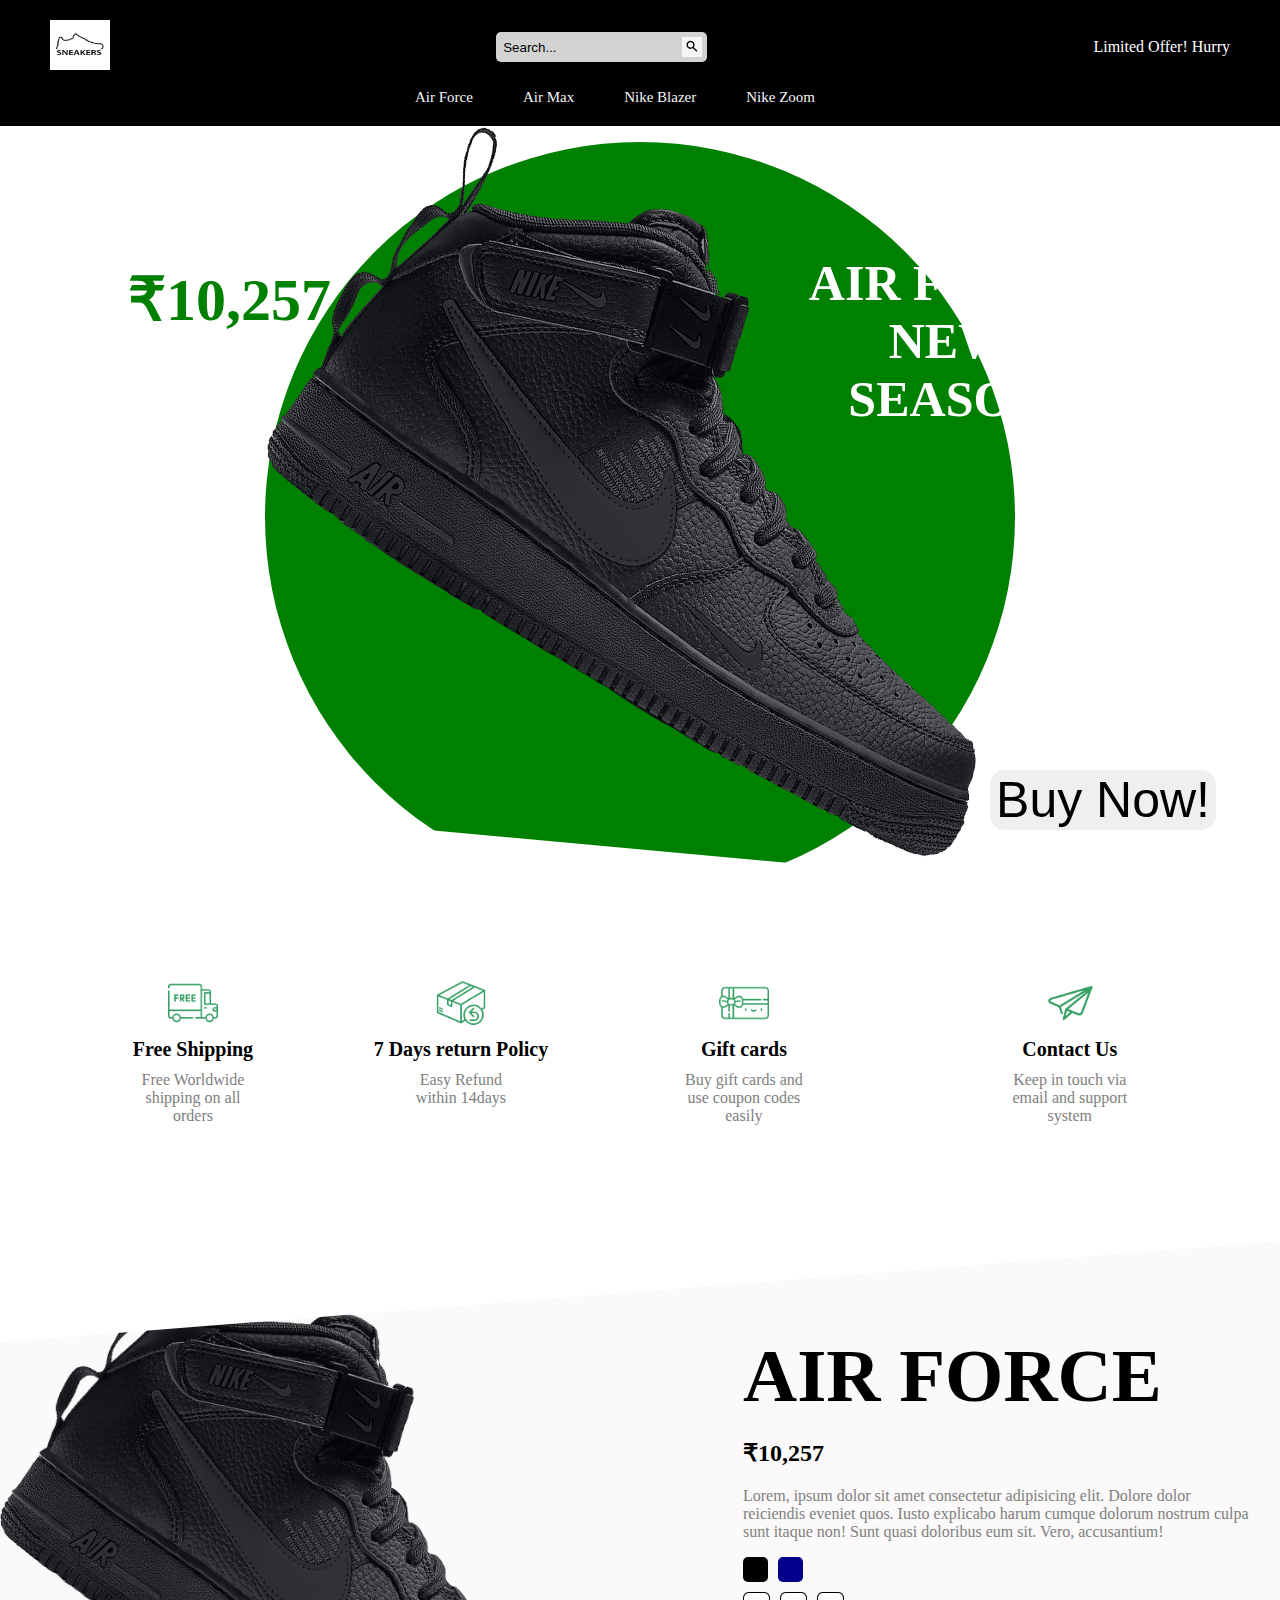
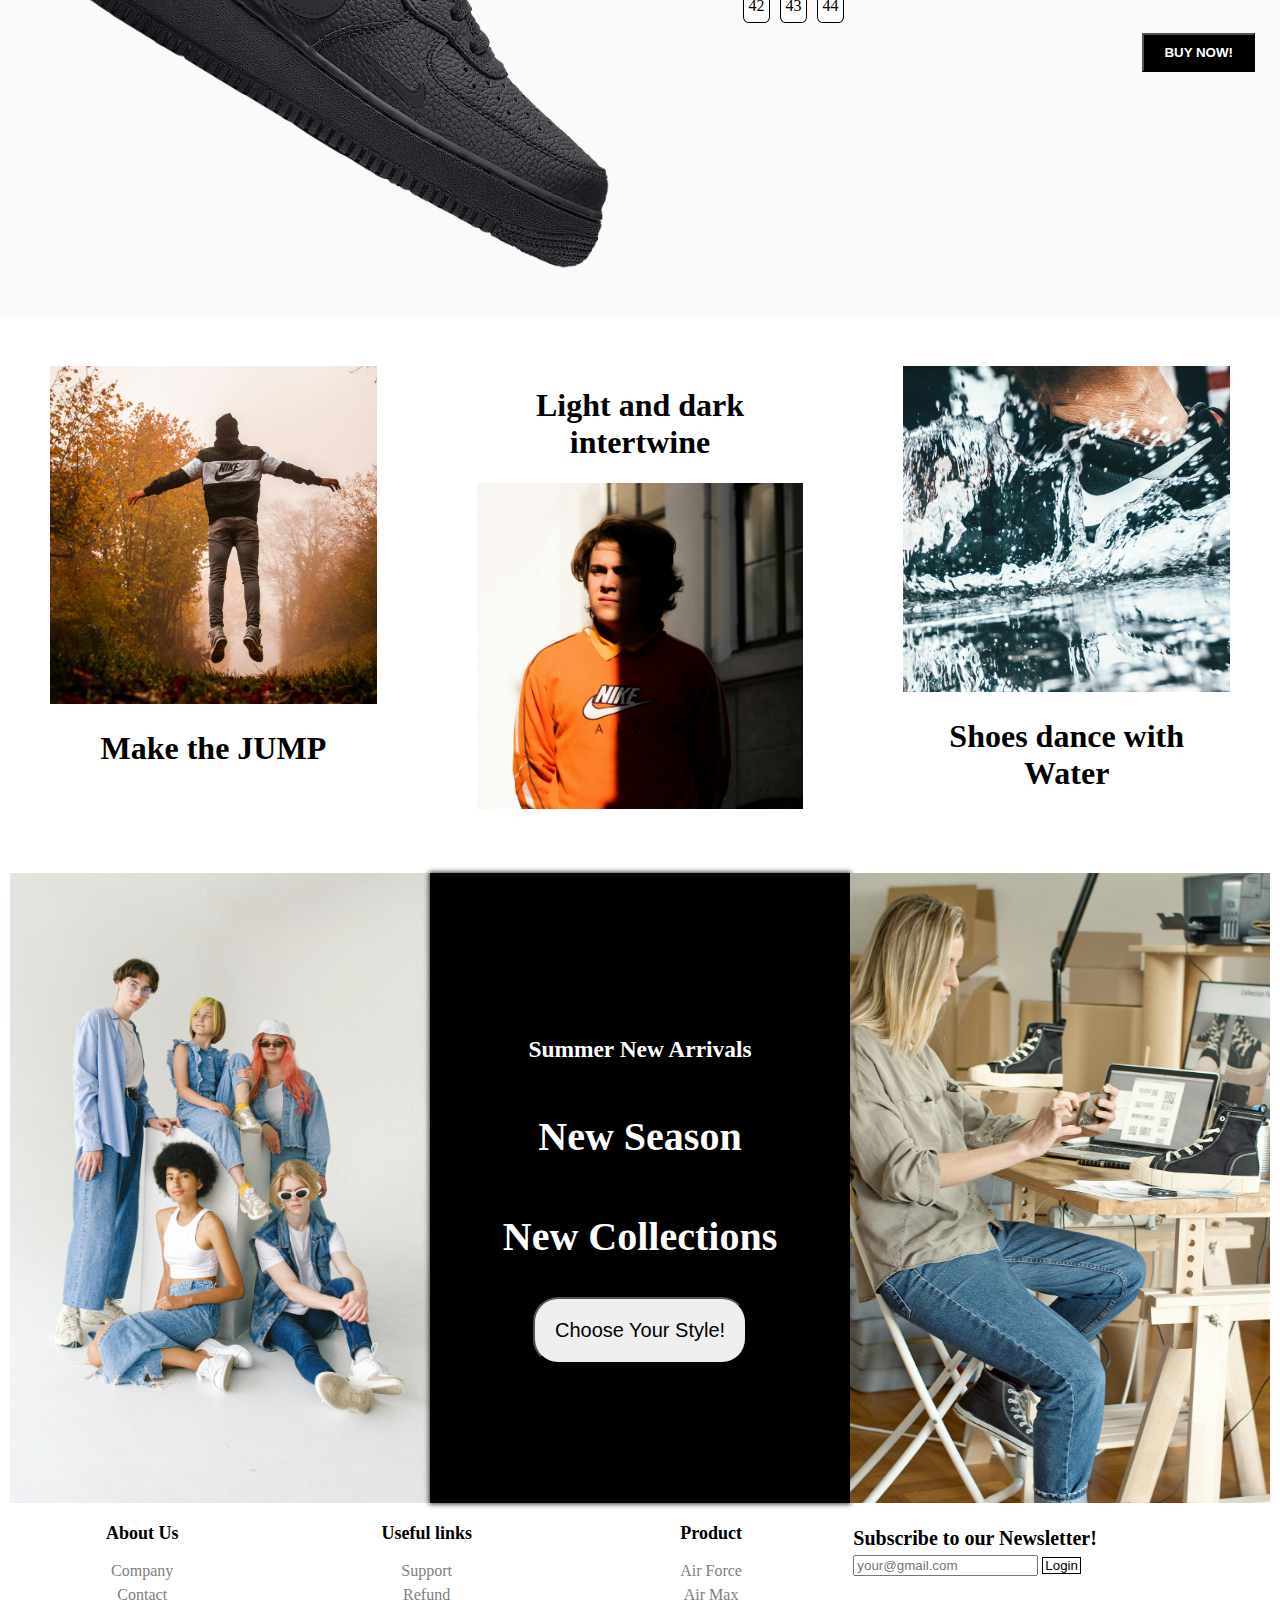
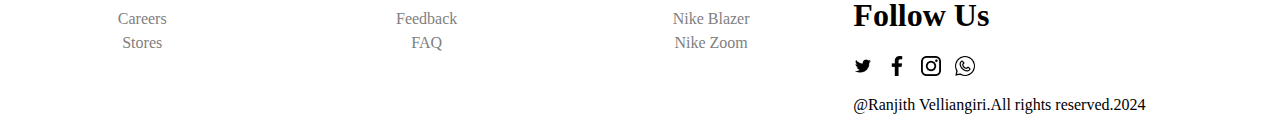
<file: index.html>
<!DOCTYPE html>
    <html lang="en">
        <head>
            <meta charset="UTF-8">
            <meta name="viewport" content="width=device-width initial-scale=1.0">
            <title>Nike Store</title>
            <link rel="stylesheet" href="index.css">
        </head>
        <body>
            <nav id="nav">
                <div class="navTop">
                    <div class="navItem">
                        <img src="image/logo.jpg" alt="sneaker-logo" class="logo">
                    </div>
                    <div class="navItem">
                        <div class="search">
                            <input type="search" placeholder="Search..." class="searchinput" id="input">
                            <img src="image/search.jpg" alt="search" class="searchimage">
                        </div>
                    </div>
                    <div class="navItem">
                        <span>Limited Offer! Hurry</span>
                    </div>
                </div>
                <div class="navBottom">
                    <h3 class="menuitem">Air Force</h3>
                    <h3 class="menuitem">Air Max</h3>
                    <h3 class="menuitem">Nike Blazer</h3>
                    <h3 class="menuitem">Nike Zoom</h3>
                </div>
            </nav>
            
            <div class="slider">
                <div class="sliderwrapper">
                    <div class="slideritem">
                        <img src="image/air-final.png" alt="Air shoe" class="slideimg">
                        <div class="sliderbg"></div>
                        <h3 class="slidertitle">AIR FORCE<br>NEW<br>SEASON</h3>
                        <h3 class="sliderprice">₹10,257</h3>
                        <a href="#product">
                        <button class="buybutton">Buy Now!</button>
                    </a>
                    </div>
                    <div class="slideritem">
                        <img src="image/crater.png" alt="Air shoe" class="slideimg">
                        <div class="sliderbg"></div>
                        <h3 class="slidertitle">AIR MAX<br>NEW<br>SEASON</h3>
                        <h3 class="sliderprice">₹9,999</h3>
                        <a href="#product">
                        <button class="buybutton">Buy Now!</button>
                    </a>
                    </div>
                    <div class="slideritem">
                        <img src="image/blazer.png" alt="Air shoe" class="slideimg">
                        <div class="sliderbg"></div>
                        <h3 class="slidertitle">NIKE BLAZER<br>NEW<br>SEASON</h3>
                        <h3 class="sliderprice">₹7,500</h3>
                        <a href="#product">
                        <button class="buybutton">Buy Now!</button>
                    </a>
                    </div>
                    <div class="slideritem">
                        <img src="image/jordan.png" alt="Air shoe" class="slideimg">
                        <div class="sliderbg"></div>
                        <h3 class="slidertitle">NIKE ZOOM<br>NEW<br>SEASON</h3>
                        <h3 class="sliderprice">₹12,500</h3>
                        <a href="#product">
                        <button class="buybutton">Buy Now!</button>
                    </a>
                    </div>
                </div>
            </div>
            
            <div class="features">
                <div class="feature">
                    <img src="image/shipping.png" alt="" class="featureimg">
                    <span class="featuretitle">Free Shipping</span>
                    <span class="featuredesc">Free Worldwide shipping on all orders</span>
                </div>
                <div class="feature">
                    <img src="image/return.png" alt="" class="featureimg">
                    <span class="featuretitle">7 Days return Policy</span>
                    <span class="featuredesc">Easy Refund within 14days</span>
                </div>
                <div class="feature">
                    <img src="image/gift.png" alt="" class="featureimg">
                    <span class="featuretitle">Gift cards</span>
                    <span class="featuredesc">Buy gift cards and use coupon codes easily</span>
                </div>
                <div class="feature">
                    <img src="image/contact.png" alt="" class="featureimg">
                    <span class="featuretitle">Contact Us</span>
                    <span class="featuredesc">Keep in touch via email and support system</span>
                </div>
            </div>
            
            <div class="product" id="product">
                <img src="image/air-final.png" alt="" class="productimg">
                <div class="productdetails">
                    <h1 class="productitle">AIR FORCE</h1>
                    <h2 class="productprice">₹10,257</h2>
                    <p class="productdesc">Lorem, ipsum dolor sit amet consectetur adipisicing elit. Dolore dolor reiciendis eveniet quos. Iusto explicabo harum cumque dolorum nostrum culpa sunt itaque non! Sunt quasi doloribus eum sit. Vero, accusantium!</p>
                
                <div class="colors">
                    <div class="color"></div>
                    <div class="color"></div>
                </div>
                <div class="sizes">
                    <div class="size">42</div>
                    <div class="size">43</div>
                    <div class="size">44</div>
                </div>
                <button class="productbutton">BUY NOW!</button>
            </div>
        </div>
        
        <div class="payment">
            <h1 class="paytitle">Payment Information</h1>
            <label>Name and Surname</label>
            <input type="text" placeholder="Ranjith Velliangiri" class="paymentinput">
            <label>Phone Number</label>
            <input type="text" placeholder="+91 9344478698" class="paymentinput">
            <label>Address</label>
            <input type="text" placeholder="6/55 - Nehru Nagar,Gandhipuram,Coimbatore,TamilNadu-641012" class="paymentinput">
            <h1 class="paytitle">Card Information</h1>
            <div class="cardicons">
                <img src="image/visa.png" alt="" class="cardicon" width="40">
                <img src="image/master.png" alt="" class="cardicon" width="40">
            </div>
            <input type="password" class="payinput" placeholder="Card Number">
            <div class="cardinfo">
                <input type="text" class="payinput-sm" placeholder="mm">
                <input type="text" class="payinput-sm" placeholder="yyyy">
                <input type="text" class="payinput-sm" placeholder="cvv">
                <p class="close">x</p>
            </div>
            <button class="paybutton">Checkout</button>
        </div>
        
        <div class="gallery">
            <div class="galleryitem">
                <img src="image/gallery11.jpg" alt="" class="galleryimg">
                <h1 class="gallerytitle">Make the JUMP</h1>
            </div>
            <div class="galleryitem">
                <h1 class="gallerytitle">Light and dark intertwine</h1>
                <img src="image/gallery22.jpg" alt="" class="galleryimg">
            </div>
            <div class="galleryitem">
                <img src="image/gallery33.jpg" alt="" class="galleryimg">
                <h1 class="gallerytitle">Shoes dance with Water</h1>
            </div>
        </div>
        
        <div class="newseason">
            <div class="nsitem">
                <img src="image/season1.jpg" alt="" class="nsimg">
            </div>
            <div class="nsitem">
                <h3 class="nstitle">Summer New Arrivals</h3>
                <h1 class="nstitle">New Season</h1>
                <h1 class="nstitle">New Collections</h1>
                <a href="#nav">
                <button class="nsbutton">Choose Your Style!</button>
            </a>
            </div>
            <div class="nsitem">
                <img src="image/season2.jpg" alt="" class="nsimg">
            </div>
        </div>
        
        <footer>
            <div class="footerleft">
                <div class="fmenu">
                    <h1 class="menutitle">About Us</h1>
                    <ul class="flist">
                        <li class="listitem">Company</li>
                        <li class="listitem">Contact</li>
                        <li class="listitem">Careers</li>
                        <li class="listitem">Stores</li>
                    </ul>
                </div>
                
                <div class="fmenu">
                    <h1 class="menutitle">Useful links</h1>
                    <ul class="flist">
                        <li class="listitem">Support</li>
                        <li class="listitem">Refund</li>
                        <li class="listitem">Feedback</li>
                        <li class="listitem">FAQ</li>
                    </ul>
                </div>
                <div class="fmenu">
                    <h1 class="menutitle">Product</h1>
                    <ul class="flist">
                        <a href="#product" style="text-decoration: none;">
                        <li class="listitem1">Air Force</li>
                    </a>
                        <a href="#product" style="text-decoration: none;">
                        <li class="listitem1">Air Max</li>
                    </a>
                        <a href="#product" style="text-decoration: none;">
                        <li class="listitem1">Nike Blazer</li>
                    </a>
                        <a href="#product" style="text-decoration: none;">
                        <li class="listitem1">Nike Zoom</li>
                    </a>
                    </ul>
                </div>
            </div>
            <div class="footerright">
                <div class="footermenu">
                    <h1 class="footertitle">Subscribe to our Newsletter!</h1>
                    <input type="email" class="mail" placeholder="your@gmail.com">
                    <button class="footerbutton">Login</button>
                </div>
                <div class="footermenu">
                    <h1 class="footertitleimg">Follow Us</h1>
                    <img src="image/twitter.png" alt="" class="footerimg">
                    <img src="image/facebook.png" alt="" class="footerimg">
                    <img src="image/instagram.png" alt="" class="footerimg">
                    <img src="image/whatsapp.png" alt="" class="footerimg">
                </div>
                <p class="copyrights">@Ranjith Velliangiri.All rights reserved.2024</p>
            </div>
        </footer>
            <script src="index.js"></script>
        </body>
    </html>
</file>
<file: index.css>
html{
    scroll-behavior: smooth;
}
body{
    margin: 0;
    padding: 0;
}

nav{
    background-color: black;
    color: white;
    padding: 20px 50px;
}

.logo{
    height: 50px;
    width: 60px;
}
input:focus{
    outline: none;
}

.navTop{
    display: flex;
    align-items: center;
    justify-content: space-between;
    margin: 0;
    padding: 0;
    border: 0;
}

.search{
    display: flex;
    align-items: center;
    justify-content: center;
    background-color: lightgray;
    padding: 5px 5px;
    border-radius: 5px;
}

#input{
    margin: 0px 0px 0px 0px;
    border: none;
    background-color: transparent;
    color: black;
}

.searchinput::placeholder{
    color: black;
}
.searchimage{
    height: 20px;
    width: 20px;
    margin: 0;
    padding: 0;
    border: 0;
}

.navBottom{
    display: flex;
    justify-content: center;
    align-items: center;
}

.menuitem{
    margin-right: 50px;
    margin-bottom: 0;
    font-size: 15px;
    color: whitesmoke;
    font-weight: 400;
    cursor: pointer;
}

.slider{
    background-image: url(https://images.unsplash.com/photo-1604147495798-57beb5d6af73?ixlib=rb-1.2.1&ixid=MnwxMjA3fDB8MHxwaG90by1wYWdlfHx8fGVufDB8fHx8&auto=format&fit=crop&w=2370&q=80);
    overflow: hidden;
    clip-path: polygon(0 0, 100% 0, 100% 100%, 0 85%);
}

.slideritem{
    width: 100vw;
    display: flex;
    justify-content: center;
    align-items: center;
    position: relative;
    z-index: 1;
}

.sliderbg{
    height: 750px;
    width: 750px;
    background-color: yellow;
    border-radius: 50%;
    position: absolute;
}

.sliderwrapper{
    display: flex;
    align-items: center;
    flex-direction: row;
    width: 400vw;
    z-index: 1;
    transition: 1s ease-in-out;
}
.slideimg{
    z-index: 1;
}

.slidertitle{
    position: absolute;
    top: 10%;
    right: 15%;
    font-size: 50px;
    color: white;
    font-weight: 900;
    text-align: center;
    z-index: 1;
}
.sliderprice{
    position: absolute;
    top: 10%;
    left: 10%;
    font-size: 60px;
    color: white;
    font-weight: 600;
    z-index: 1;
}

.buybutton{
    position: absolute;
    bottom: 10%;
    right: 5%;
    font-size: 50px;
    font-weight: 500;
    z-index: 1;
    border: none;
    border-radius: 15px;
    cursor: pointer;
}
.buybutton:hover{
    background-color: black;
    color: white;
}

.slideritem:nth-child(1) .sliderbg{
    background-color: green;
}

.slideritem:nth-child(2) .sliderbg{
    background-color: teal;
}

.slideritem:nth-child(3) .sliderbg{
    background-color: Pink;
}

.slideritem:nth-child(4) .sliderbg{
    background-color: lightblue;
}

.slideritem:nth-child(1) .sliderprice{
    color:green;
}
.slideritem:nth-child(2) .sliderprice{
    color:teal;
}
.slideritem:nth-child(3) .sliderprice{
    color:lightpink;
}
.slideritem:nth-child(4) .sliderprice{
    color:lightblue;
}

.features{
    display: flex;
    align-items: center;
    justify-content: space-between;
    padding: 50px;
}

.feature{
    display: flex;
    flex-direction: column;
    justify-content: center;
    align-items: center;
    text-align: center;
    margin: 20px;
}
.featureimg{
    width: 50px;
    height: 50px;
}

.featuretitle{
    font-size: 20px;
    font-weight: 600;
    margin: 10px;
}

.featuredesc{
    color: gray;
    width: 50%;
    height: 100px;
}

.product{
    clip-path: polygon(0 15%, 100% 0, 100% 100%, 0 100%);
    position: relative;
    background-color: rgb(251, 249, 249);
}

.productdetails{
    position: absolute;
    top: 10%;
    right: 0;
    width: 40%;
    padding: 25px;
}

.productitle{
    font-size: 75px;
    font-weight: 900;
    margin: 0;
}

.productdesc{
    color: gray;
    font-weight: 100;
}

.colors, .sizes{
    display: flex;
}

.color{
    height: 25px;
    width: 25px;
    margin-right: 10px;
    background-color: black;
    border-radius: 20%;
    cursor: pointer;
}

.color:last-child{
    background-color: darkblue;
}
.size{
    background-color: white;
    height: 25px;
    width: 25px;
    margin:10px 10px 10px 0px;
    border: 1px solid black;
    text-align: center;
    border-radius: 20%;
    padding-top: 4px;
    margin: 10px;
    margin-left: 0;
    cursor: pointer;
}

.color:hover{
    box-shadow: 1px 1px;
}

.size:hover{
    background-color: black;
    color: white;
    font-weight: 100px;
}

.productbutton{
    float: right;
    background-color: black;
    color: white;
    font-weight: 600;
    padding: 10px 20px;
    cursor: pointer;
}

.productbutton:hover{
    background-color: white;
    color: black;
}

.paymentinput::placeholder{
    color: rgb(157, 156, 156);
}
.productimg{
    width: 50%;
}

.payment{
    height: 400px;
    width: 500px;
    position: absolute;
    background-color: white;
    top: 200vh;
    bottom: 0;
    left: 30vw;
    right: 0;
    display: none;
    flex-direction: column;
    padding: 10px 50px;
    -webkit-box-shadow: 0px 0px 5px 1px rgba(0,0,0,0.78); 
box-shadow: 0px 0px 5px 1px rgba(0,0,0,0.78);
}

.paytitle{
    font-size: 20px;
    color: gray;
    text-align: center;
}
label{
    font-size: 15px;
    font-weight: 300;
    padding: 5px 0px;
}

.paymentinput{
    border: none;
    border-bottom: 1px solid black;
    padding: 5px 0px;
}

.cardinfo{
    display: flex;
    justify-content: space-between;
}
.payinput{
    width: 97.5%;
    border: none;
    border-bottom: 1px solid black;
}

.payinput-sm{
    margin: 10px;
    margin-left: 0;
    border: none;
    border-bottom: 1px solid black;
    padding: 5px;
    width: 35%;
}

.paybutton{
    border: none;
    border-radius: 10px;
    background-color: lightseagreen;
    height: 25px;
    width: 100%;
    
}

.close{
    position: absolute;
    top: 0;
    right:20px;
    height: 20px;
    width: 20px;
    cursor: pointer;
    font-size: 20px;
    background-color: gray;
    display: flex;
    justify-content: center;
    align-items: center;
    border-radius: 10%;
}
.close:hover{
    color: rgb(179, 14, 14);
    background-color: whitesmoke;
}

.gallery{
    display: flex;
}
.galleryitem{
    flex: 1;
    padding: 50px 50px;
    text-align: center;   
}
.galleryimg{
    width: 100%;
}


.newseason{
    display: flex;
}

.nsitem{
    flex: 1;
    background-color: black;
    color: white;
    display: flex;
    flex-direction: column;
    justify-content: center;
    align-items: center;
    text-align: center;
    margin: 10px;
    border: none;
    font-size: 20px;
    font-weight: 1000;
}

.nsimg{
    width: 100%;
}
.nsbutton{
    cursor: pointer;
    border-radius: 25px;
    font-weight: 500;
    font-size: 20px;
    padding: 20px;
}
.nsitem:nth-child(2){
    -webkit-box-shadow: 0px 0px 5px 1px rgba(0,0,0,0.78); 
box-shadow: 0px 0px 5px 1px rgba(0,0,0,0.78);
    margin: 10px 0;
}

.nsitem:nth-child(1){
    margin-right: 0;
}
.nsitem:nth-child(3){
    margin-left: 0;
}

.nstitle:nth-child(3){
    padding-bottom:10px;
}

footer{
    display: flex;
}
.footerleft{
    flex: 2;
    display: flex;
    justify-content: space-between;
    text-align: center;
}
.listitem,  .listitem1{
    list-style: none;
    color: gray;
    padding: 3px;
    cursor: pointer;
    
}
.fmenu{
    padding: 10px;
    width: 100%;
}
.menutitle{
    font-size: 18px;
    font-weight: 600;
    padding-bottom: 15px;
    margin: 0;
    text-align: center;
    display: flex;
    justify-content: center;
    align-items: center;
}
.flist{
    margin: 0;
    padding: 0;
    text-decoration: none;
}

.footerright{
    flex: 1;
    display: flex;
    flex-direction: column;
    justify-content: space-between;
}

.footerimg{
    width: 20px;
    height: 20px;
    margin-right: 10px;
    cursor: pointer;
}

.footertitle{
    margin-bottom: 5px;
    font-size: 20px;
    font-weight: 750;
}

.footerbutton{
    background-color: white;
    color: black;
    cursor: pointer;
    border: 1px solid black;
    padding: 0px 2px;
}

.footerbutton:hover{
    background-color: black;
    color: white;
    border: 3px solid black;
}

@media screen and (max-width:480px){
    nav{
        padding: 20px;
        margin: 0;
        flex-wrap: wrap;
    }
    .navTop{
        display: flex;
        flex-direction: column;
        
        flex-wrap: wrap;
    }
    .navBottom{
        flex-wrap: wrap;
    }

    .menuitem{
        margin: 20px;
        font-weight: 700;
        font-size: 20px;
    }
    .navItem:nth-child(3){
        display: none;
    }
    .slider{
        width: 100%;
        clip-path: none;
    }
    .slidertitle{
        display: none;
    }
    .slideritem{
        width: 100vw;
        display: flex;
        justify-content: center;
        align-items: center;
        position: relative;
    }
    .sliderbg{
        height: 300px;
        width: 300px;
    }
    .slideimg{
        height: 300px;
        width: 300px;
    }
    .sliderprice{
        top: 0;
        left: 5%;
        font-size: 20px;
        font-weight: 1000;
    }
    .buybutton{
        bottom: 40%;
        right: 2%;
        font-size: 20px;
        font-weight: 200;
    }


    .features{
        display: flex;
        flex-direction: column;
        padding: 0;
    }
    .feature{
        margin: 0;
    }
    .featuredesc{
        height: 75px;
    }


    .product{
        clip-path: none;
        display: flex;
        flex-direction: column;
        position:unset;
    }   
   
    .productdetails{
        padding: 0;
        position: relative;
        display: flex;
        flex-direction: column;
        justify-content: center;
        align-items: center;
        text-align: center;
        width: 100%;
    }
    .productitle{
        font-size: 30px;
        font-weight: 500;
    }

    .productimg{
        display: flex;
        align-items: center;
        justify-content: center;
        width: 100%;
    }
    .productdetails{
        font-size: 20px;
    }
    .productdesc{
        margin: 0;
        margin-bottom: 10px;
    }

    #product{
        position: relative;
    }
    .payment{
        height: 57%;
        width: 75%;
        margin: 0 10%;
        left: 0;
        padding: 0;
        top: 150vh;
        clip-path: none;
    }
    label{
        padding: 10px;
    }
    .paymentinput, .payinput, .payinput-sm{
        width: 92%;
        margin: 10px;
    }
    .paybutton{
        margin: 10px 10px;
        width: 92%;
    }
    .close{
        right: 10px;
    }
    .cardicons{
        display: flex;
        justify-content: center;
        align-items: center;
    }

    
    .gallery{
        flex-direction: column;
    }
    .galleryitem{
        padding: 0;
    }
    .galleryitem:nth-child(1){
        padding-top: 40px;
    }
    .galleryitem:nth-child(2){
        padding-bottom: 40px;
    }


    .newseason{
        flex-direction: column;
    }
    .nsitem{
        margin: 0;
        
        -webkit-box-shadow: none; /* For older versions of WebKit browsers */
        box-shadow: none;
    }
    .nsbutton{
        font-weight: 300;
        font-size: 18px;
    }
    .nstitle{
        margin: 20px;
    }
    footer{
        display: flex;
        flex-direction: column;
    }
    .footerright{
        justify-content: center;
        align-items: center;
    }
    .footertitleimg{
        padding: 0px 15px;
        
        font-size: 20px;
    }
    .mail{
        padding: 0px;
    }
}
</file>
